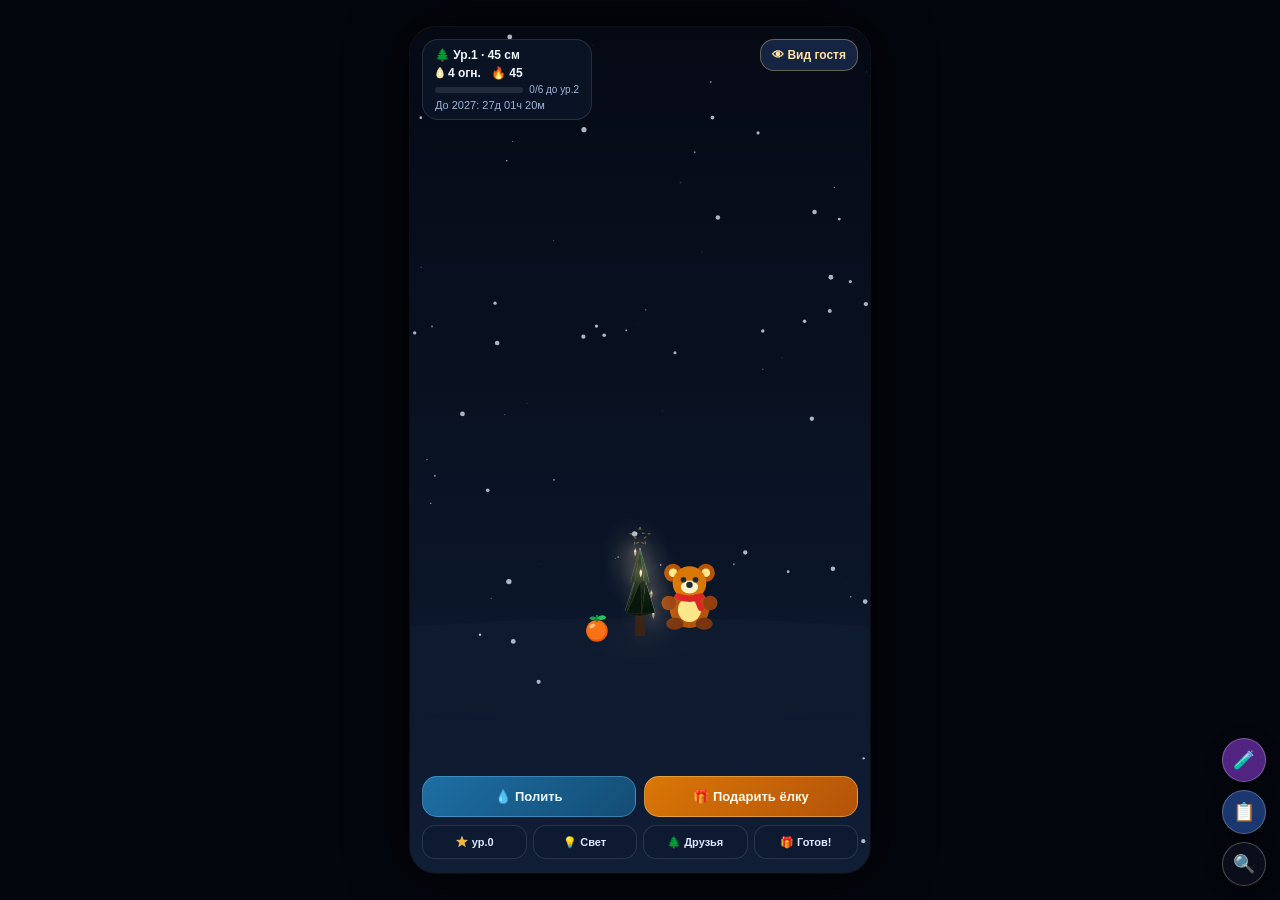
<file: index (4).html>
<!DOCTYPE html>
<html lang="ru">
<head>
<meta charset="UTF-8">
<meta name="viewport" content="width=device-width, initial-scale=1.0, maximum-scale=1.0, user-scalable=no">
<title>Новогодняя Ёлка 2027 — v14.1</title>
<link rel="stylesheet" href="styles.css">
<script src="https://telegram.org/js/telegram-web-app.js"></script>
</head>
<body>
<div id="app">
<canvas id="scene"></canvas>
<div class="top-bar">
<div class="stats-pill">
<div class="stat-row"><span id="lblHeight">🌲 Ур.1 · 45 см</span></div>
<div class="stat-row">
<span id="lblLights" style="display:inline-flex;align-items:center;gap:3px;">
<svg width="10" height="14" viewBox="0 0 12 16"><path d="M6 1 Q10 5 10 10 Q10 14 6 14 Q2 14 2 10 Q2 5 6 1 Z" fill="#f9e3b4" stroke="#fde68a" stroke-width="0.8"/><circle cx="6" cy="9" r="1.7" fill="#fffdf8"/></svg>
<span id="lblLightsCount">4 огн.</span>
</span>
<span id="lblSparks">🔥 45</span>
</div>
<div class="progress-row" id="progRow">
<div class="progress-bar"><div class="progress-fill" id="progFill"></div></div>
<span class="progress-label" id="progLabel">0/6 до ур.2</span>
</div>
<div class="timer-sub" id="lblCountdown">До 2027: —</div>
</div>
<button class="guest-toggle" id="btnToggleGuest">👁 Вид гостя</button>
</div>
<div class="discount-badge hidden" id="discountBadge">🎅 −30% на ⭐ · <span class="timer" id="discountTimer">60:00</span></div>
<div id="toast"></div>
<div class="bottom-hud" id="ownerHud">
<div class="action-row">
<button class="btn btn-water" id="btnWater">💧 Полить</button>
<button class="btn btn-share" id="btnOpenShare">🎁 Подарить ёлку</button>
</div>
<div class="tab-row">
<button class="tab-btn" id="btnTabStar">⭐ <span id="starLvlBadge">ур.0</span></button>
<button class="tab-btn" id="btnTabGarland">💡 Свет</button>
<button class="tab-btn" id="btnTabFriends">🌲 Друзья</button>
<button class="tab-btn" id="btnDailyGift">🎁 <span id="giftCdBadge">Готов!</span></button>
</div>
</div>
<div class="bottom-hud" id="guestHud" style="display:none;">
<div class="guest-banner" id="guestBanner">✨ Вы зашли на ёлку друга — ваш тёплый огонёк уже зажёгся на ветке!</div>
<div class="action-row">
<button class="btn btn-water" id="btnMyTree">🌲 Моя ёлка готова</button>
<button class="btn btn-share" id="btnOpenGiftShop">🎁 Подарок (от 10 ⭐)</button>
</div>
</div>
<div class="sheet" id="sheetStar">
<div class="sheet-head"><span id="sheetStarTitle">⭐ 5-лучевая Звезда на макушку</span><button class="close-btn" data-close="sheetStar">✕</button></div>
<div class="star-list" id="starList"></div>
<div class="sub-label">Цвет звезды (скин)</div>
<div class="color-grid" id="colorGrid"></div>
</div>
<div class="sheet" id="sheetGarland">
<div class="sheet-head"><span>💡 Палитра гирлянды (за Искры 🔥)</span><button class="close-btn" data-close="sheetGarland">✕</button></div>
<div class="pal-grid" id="palGrid"></div>
</div>
<div class="sheet" id="sheetGifts">
<div class="sheet-head"><span>🎁 Поставить подарок под ёлку</span><button class="close-btn" data-close="sheetGifts">✕</button></div>
<div class="daily-info" id="dailyGiftInfo"></div>
<div class="gift-grid" id="giftGrid"></div>
</div>
<div class="sheet" id="sheetFriends">
<div class="sheet-head"><span>🌲 Ёлки друзей</span><button class="close-btn" data-close="sheetFriends">✕</button></div>
<div class="friends-carousel" id="friendsCarousel"></div>
<div class="sub-label" style="margin-top:6px;">Заходи в гости, зажигай огоньки, дари подарки и звёзды</div>
</div>
<div class="sheet" id="sheetShare">
<div class="sheet-head"><span>🎁 Подари другу ёлку</span><button class="close-btn" data-close="sheetShare">✕</button></div>
<div class="share-value">Отправь ссылку — у друга появится собственная ёлка, а твой огонёк загорится у него на ветке. Это подарок, а не просьба 🎁</div>
<div class="share-perks"><span>✨ Тебе за каждого гостя:</span><span class="share-perk-row">🔥 искры · 🌲 рост · 💡 огонёк</span></div>
<div class="share-box" id="bioText">🎄 Зажги тёплый огонёк на моей ёлке 2027 → t.me/Elka2027Bot/app?startapp=u777</div>
<div class="action-row">
<button class="btn btn-share" id="btnCopyBio">📋 Скопировать ссылку</button>
<button class="btn btn-water" id="btnSimVisit">✨ Симулировать визит</button>
</div>
<div class="share-motivate" id="shareMotivate"></div>
</div>
<div class="confirm-overlay hidden" id="confirmOverlay">
<div class="confirm-wrap">
<div class="confirm-gift" id="confirmGift"></div>
<div class="confirm-card">
<div class="confirm-title" id="confirmTitle"></div>
<div class="confirm-desc" id="confirmDesc"></div>
<input type="text" id="confirmInput" class="confirm-input" maxlength="40" placeholder="Подпись к подарку (до 40 символов)" style="display:none;">
<div class="confirm-price" id="confirmPrice"></div>
<div class="confirm-actions">
<button class="btn btn-water" id="confirmCancel">Отмена</button>
<button class="btn btn-share" id="confirmOk">Купить</button>
</div>
</div>
</div>
</div>
</div>

<script src="app.js"></script>
<!-- Опционально: раскомментируй строку ниже, чтобы включить debug-панель -->
<script src="debug.js"></script>
</body>
</html>
</file>
<file: styles.css>
* { box-sizing: border-box; -webkit-tap-highlight-color: transparent; user-select: none; }
html, body { margin:0; padding:0; width:100%; height:100%; background:#03060d; color:#f2f6ff; font-family:-apple-system,BlinkMacSystemFont,"Segoe UI",Roboto,sans-serif; overflow:hidden; display:flex; align-items:center; justify-content:center; }
#app { position:relative; width:100%; height:100%; max-width:460px; max-height:920px; background:#060b16; overflow:hidden; box-shadow:0 0 60px rgba(0,0,0,.85),0 0 0 1px rgba(255,255,255,.08); }
@media (min-width:520px){ #app { height:94vh; border-radius:26px; } }
canvas { display:block; width:100%; height:100%; touch-action:none; }
.top-bar { position:absolute; top:12px; left:12px; right:12px; display:flex; justify-content:space-between; align-items:flex-start; gap:8px; pointer-events:none; z-index:10; }
.stats-pill { background:rgba(12,22,42,.78); backdrop-filter:blur(10px); -webkit-backdrop-filter:blur(10px); border:1px solid rgba(255,255,255,.12); border-radius:16px; padding:8px 12px; display:flex; flex-direction:column; gap:4px; pointer-events:auto; min-width:170px; }
.stat-row { display:flex; align-items:center; gap:10px; font-size:12px; font-weight:600; white-space:nowrap; }
.stat-row svg { display:inline-block; vertical-align:-3px; }
.timer-sub { font-size:11px; color:#9db4d8; font-weight:500; }
.progress-row { display:flex; align-items:center; gap:6px; }
.progress-bar { flex:1; height:6px; background:rgba(255,255,255,.10); border-radius:3px; overflow:hidden; }
.progress-fill { height:100%; width:0%; background:linear-gradient(90deg,#34d399,#fde047); border-radius:3px; transition:width .3s; }
.progress-label { font-size:10px; color:#9db4d8; font-variant-numeric:tabular-nums; white-space:nowrap; }
.guest-toggle { background:rgba(25,42,74,.85); backdrop-filter:blur(10px); border:1px solid rgba(255,215,130,.35); color:#ffe3a3; border-radius:14px; padding:8px 11px; font-size:12px; font-weight:600; cursor:pointer; pointer-events:auto; white-space:nowrap; }
.guest-toggle.active { background:rgba(217,119,6,.9); color:#fff; border-color:#fde68a; }
.discount-badge { position:absolute; top:104px; left:12px; background:linear-gradient(135deg,rgba(217,119,6,.95),rgba(180,83,9,.95)); border:1px solid rgba(253,230,138,.55); color:#fff8e7; border-radius:12px; padding:6px 10px; font-size:12px; font-weight:700; display:flex; align-items:center; gap:6px; box-shadow:0 4px 14px rgba(217,119,6,.4); pointer-events:none; z-index:12; white-space:nowrap; }
.discount-badge.hidden { display:none; }
.discount-badge .timer { font-variant-numeric:tabular-nums; color:#fef3c7; }
#toast { position:absolute; top:74px; left:14px; right:14px; background:rgba(18,32,58,.96); border:1px solid rgba(250,214,137,.45); color:#fff8e7; border-radius:14px; padding:11px 14px; font-size:13px; line-height:1.35; text-align:center; box-shadow:0 10px 28px rgba(0,0,0,.6); opacity:0; transform:translateY(-10px); pointer-events:none; transition:opacity .25s,transform .25s; z-index:100; white-space:pre-line; }
#toast.show { opacity:1; transform:translateY(0); }
.bottom-hud { position:absolute; bottom:14px; left:12px; right:12px; display:flex; flex-direction:column; gap:8px; z-index:15; pointer-events:none; }
.action-row { display:flex; gap:8px; pointer-events:auto; }
.btn { flex:1; border:none; border-radius:15px; padding:12px 10px; font-size:13px; font-weight:700; cursor:pointer; display:flex; align-items:center; justify-content:center; gap:5px; transition:transform .1s,opacity .2s; white-space:nowrap; }
.btn:active { transform:scale(.97); }
.btn-water { background:linear-gradient(135deg,#1d6fa5,#144d75); color:#e8f6ff; border:1px solid rgba(125,211,252,.35); }
.btn-water.cd { background:linear-gradient(135deg,#78350f,#451a03); color:#fde68a; border-color:rgba(251,191,36,.4); }
.btn-share { background:linear-gradient(135deg,#d97706,#b45309); color:#fffbeb; border:1px solid rgba(253,230,138,.4); }
.tab-row { display:flex; gap:6px; pointer-events:auto; }
.tab-btn { flex:1; min-width:0; background:rgba(15,27,50,.85); backdrop-filter:blur(8px); border:1px solid rgba(255,255,255,.12); color:#dbeafe; border-radius:13px; padding:9px 4px; font-size:11px; font-weight:600; cursor:pointer; display:flex; align-items:center; justify-content:center; gap:3px; white-space:nowrap; overflow:hidden; text-overflow:ellipsis; }
.tab-btn.active { background:rgba(37,63,112,.95); border-color:rgba(250,204,21,.5); color:#fef08a; }
.sheet { position:absolute; left:10px; right:10px; bottom:14px; background:rgba(11,20,38,.96); backdrop-filter:blur(14px); border:1px solid rgba(255,255,255,.15); border-radius:20px; padding:14px; z-index:40; display:none; flex-direction:column; gap:10px; box-shadow:0 -10px 35px rgba(0,0,0,.7); max-height:70vh; overflow-y:auto; overscroll-behavior:contain; }
.sheet.open { display:flex; }
.sheet-head { display:flex; justify-content:space-between; align-items:center; font-size:14px; font-weight:700; color:#f8fafc; position:sticky; top:-14px; background:rgba(11,20,38,.96); padding:14px 0 10px; margin:-14px 0 0; }
.close-btn { background:rgba(255,255,255,.1); border:none; color:#cbd5e1; width:28px; height:28px; border-radius:50%; font-size:15px; cursor:pointer; }
.daily-info { font-size:11px; color:#fde047; text-align:center; font-variant-numeric:tabular-nums; }
.share-value { font-size:12px; color:#e2e8f0; line-height:1.5; background:rgba(20,35,64,.6); border:1px solid rgba(255,255,255,.08); border-radius:12px; padding:10px; }
.share-perks { font-size:11px; color:#9db4d8; display:flex; flex-direction:column; gap:2px; }
.share-perk-row { color:#fde047; font-weight:600; }
.share-motivate { font-size:12px; color:#86efac; text-align:center; font-weight:600; min-height:16px; }
.star-list { display:flex; flex-direction:column; gap:7px; }
.star-item { width:100%; background:rgba(23,38,68,.85); border:1px solid rgba(255,255,255,.1); border-radius:13px; padding:10px 12px; display:flex; justify-content:space-between; align-items:center; color:#f1f5f9; cursor:pointer; text-align:left; }
.star-item.owned { border-color:rgba(74,222,128,.45); background:rgba(20,52,42,.65); }
.star-item:active { transform:scale(.99); }
.star-info { display:flex; flex-direction:column; gap:2px; pointer-events:none; }
.star-title { font-size:13px; font-weight:700; }
.star-desc { font-size:11px; color:#94a3b8; }
.star-price { background:rgba(250,204,21,.16); color:#fde047; border:1px solid rgba(250,204,21,.35); padding:5px 9px; border-radius:10px; font-size:12px; font-weight:700; white-space:nowrap; pointer-events:none; }
.star-item.owned .star-price { background:rgba(74,222,128,.2); color:#86efac; border-color:rgba(74,222,128,.4); }
.sub-label { font-size:11px; text-transform:uppercase; letter-spacing:.05em; color:#88a2cc; margin:4px 0 -2px; }
.color-grid { display:grid; grid-template-columns:repeat(3,minmax(0,1fr)); gap:6px; }
.color-btn { background:rgba(23,38,68,.85); border:1px solid rgba(255,255,255,.12); border-radius:12px; padding:8px 4px; display:flex; flex-direction:column; align-items:center; gap:4px; cursor:pointer; color:#e2e8f0; font-size:11px; font-weight:600; }
.color-btn.active { border-color:#fde047; background:rgba(45,68,112,.9); }
.color-btn.frost-special { border-color:rgba(165,228,255,.5); }
.color-dot { width:22px; height:22px; border-radius:50%; border:2px solid rgba(255,255,255,.35); box-shadow:0 0 10px currentColor; }
.color-btn.locked { opacity:.55; }
.color-price { font-size:10px; color:#fde047; }
.pal-grid { display:grid; grid-template-columns:repeat(2,minmax(0,1fr)); gap:8px; }
.pal-btn { background:rgba(23,38,68,.85); border:1px solid rgba(255,255,255,.12); border-radius:13px; padding:10px; color:#f1f5f9; font-size:12px; font-weight:600; display:flex; align-items:center; justify-content:space-between; cursor:pointer; }
.pal-btn.active { border-color:#fde047; background:rgba(45,68,112,.9); }
.gift-grid { display:grid; grid-template-columns:repeat(4,minmax(0,1fr)); gap:6px; }
.gift-card { position:relative; background:rgba(23,38,68,.9); border:1px solid rgba(255,255,255,.12); border-radius:12px; padding:8px 4px; display:flex; flex-direction:column; align-items:center; justify-content:center; gap:2px; cursor:pointer; min-width:0; }
.gift-card:active { transform:scale(.96); }
.gift-ico { display:flex; align-items:center; justify-content:center; height:34px; }
.gift-ico svg { width:34px; height:34px; display:block; }
.gift-lbl { font-size:10px; font-weight:600; color:#e2e8f0; width:100%; text-align:center; white-space:nowrap; overflow:hidden; text-overflow:ellipsis; }
.gift-price { font-size:10px; color:#fde047; font-weight:700; }
.gift-hit-badge { position:absolute; top:3px; right:3px; font-size:8px; background:rgba(74,222,128,.25); color:#86efac; border:1px solid rgba(74,222,128,.4); border-radius:5px; padding:1px 3px; font-weight:700; }
.gift-daily-badge { font-size:8px; color:#0b1220; background:linear-gradient(135deg,#fde047,#f59e0b); border-radius:5px; padding:1px 4px; font-weight:700; }
.friends-carousel { display:flex; gap:8px; overflow-x:auto; padding-bottom:4px; }
.friend-card { min-width:138px; min-height:150px; background:rgba(23,38,68,.9); border:1px solid rgba(255,255,255,.12); border-radius:14px; padding:10px; display:flex; flex-direction:column; gap:5px; }
.friend-name { font-size:12px; font-weight:700; color:#f1f5f9; white-space:nowrap; }
.friend-stats { font-size:10px; color:#94a3b8; line-height:1.4; }
.friend-badge { font-size:9px; color:#fde047; font-weight:600; min-height:14px; }
.friend-actions { display:flex; gap:4px; margin-top:auto; }
.friend-btn { flex:1; border:none; border-radius:8px; padding:6px 2px; font-size:10px; font-weight:600; cursor:pointer; display:flex; align-items:center; justify-content:center; gap:2px; }
.friend-btn.visit { background:linear-gradient(135deg,#1d6fa5,#144d75); color:#e8f6ff; }
.friend-btn.gift { background:linear-gradient(135deg,#d97706,#b45309); color:#fffbeb; }
.friend-btn.stargift { background:linear-gradient(135deg,#7e22ce,#581c87); color:#f5e6ff; }
.guest-banner { background:rgba(14,25,48,.9); backdrop-filter:blur(10px); border:1px solid rgba(253,224,71,.35); border-radius:16px; padding:10px 12px; text-align:center; font-size:12px; color:#fef3c7; pointer-events:auto; }
.share-box { background:rgba(8,15,29,.9); border:1px solid rgba(255,255,255,.12); border-radius:12px; padding:10px; font-size:12px; color:#cbd5e1; word-break:break-all; }
.confirm-overlay { position:absolute; top:0; left:0; right:0; bottom:0; background:rgba(3,6,13,.55); backdrop-filter:blur(3px); -webkit-backdrop-filter:blur(3px); display:flex; align-items:center; justify-content:center; z-index:90; }
.confirm-overlay.hidden { display:none; }
.confirm-wrap { display:flex; flex-direction:column; align-items:center; width:78%; max-width:320px; }
.confirm-gift { display:none; align-items:flex-end; justify-content:center; margin-bottom:-12px; z-index:2; }
.confirm-gift img { display:block; filter:drop-shadow(0 6px 14px rgba(0,0,0,.5)); }
.confirm-card { background:rgba(11,20,38,.98); border:1px solid rgba(255,255,255,.16); border-radius:20px; padding:18px 16px; width:100%; display:flex; flex-direction:column; gap:10px; box-shadow:0 14px 44px rgba(0,0,0,.75); }
.confirm-title { font-size:16px; font-weight:700; color:#f8fafc; text-align:center; }
.confirm-desc { font-size:12px; color:#cbd5e1; text-align:center; line-height:1.45; white-space:pre-line; }
.confirm-input { background:rgba(8,15,29,.9); border:1px solid rgba(255,255,255,.15); border-radius:10px; padding:9px 10px; font-size:12px; color:#f1f5f9; outline:none; width:100%; }
.confirm-input:focus { border-color:rgba(250,204,21,.5); }
.confirm-price { font-size:20px; font-weight:700; color:#fde047; text-align:center; }
.confirm-actions { display:flex; gap:8px; margin-top:2px; }
</file>
